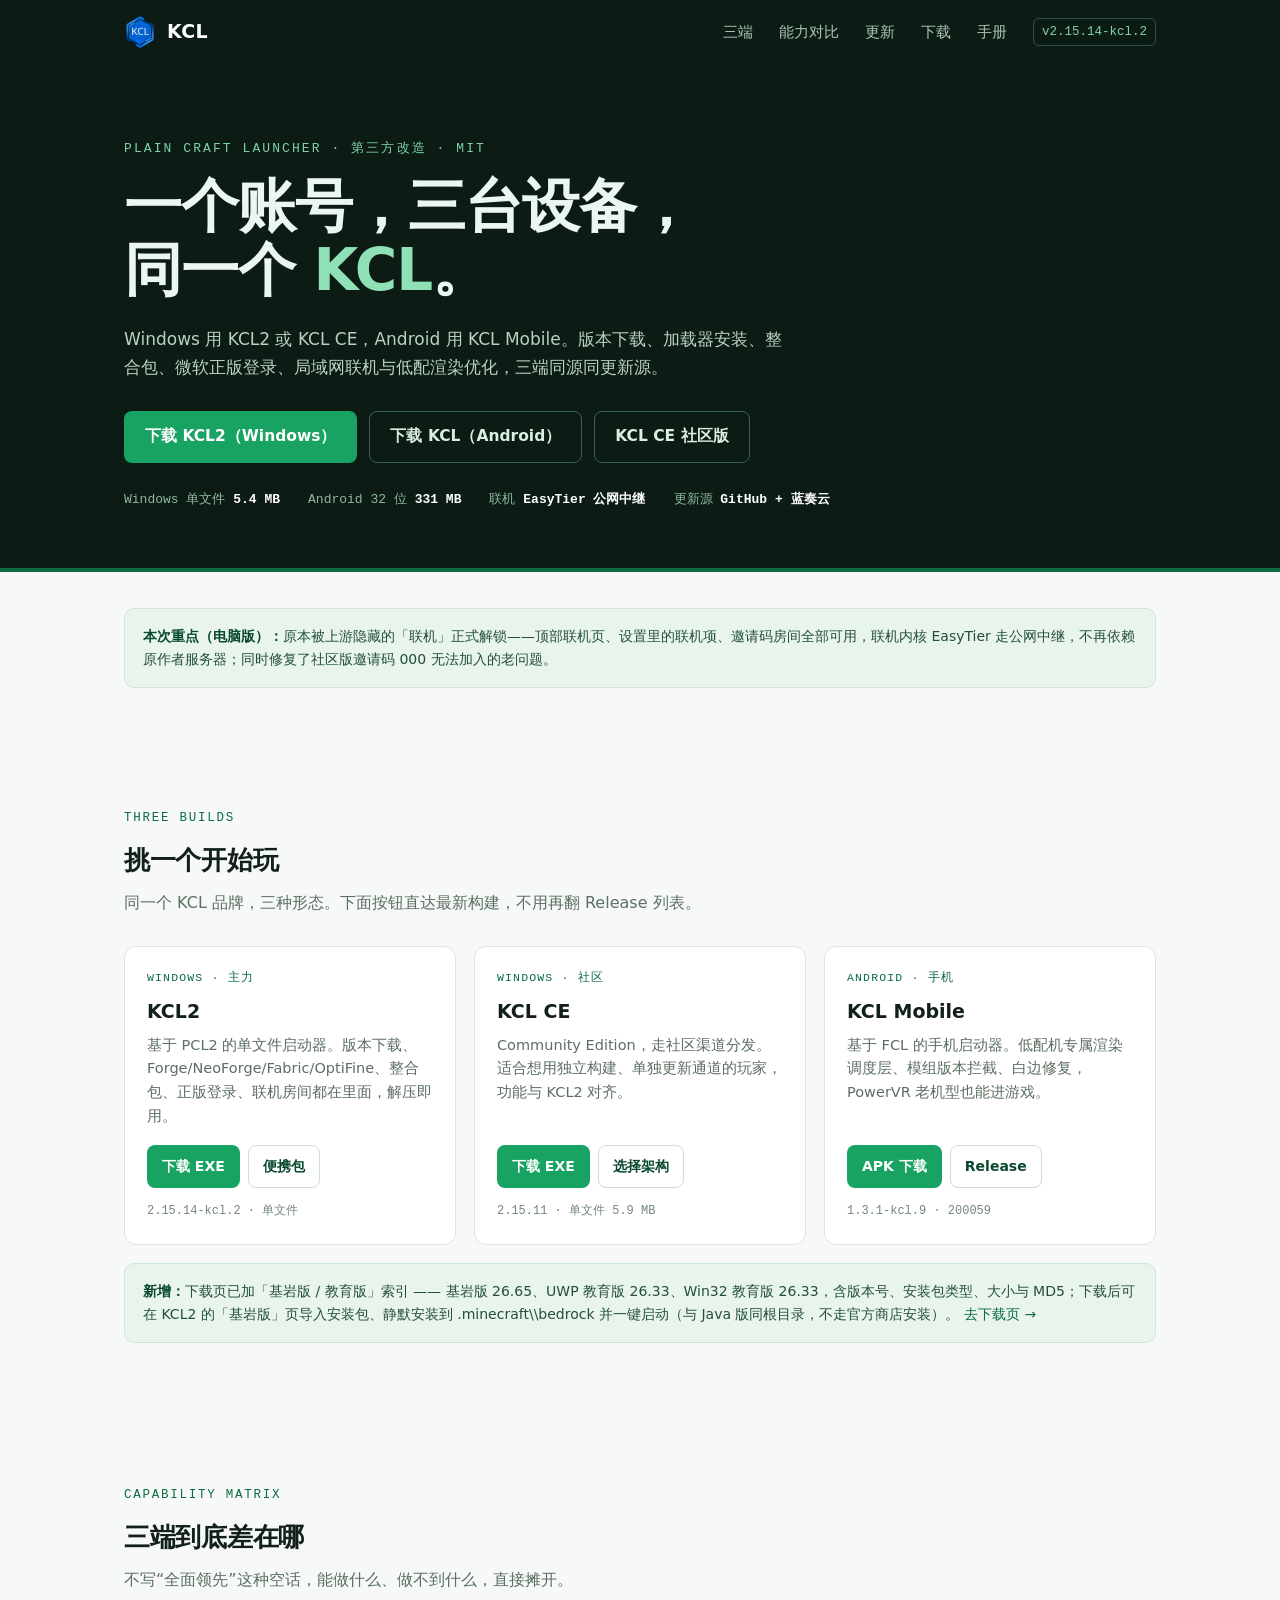
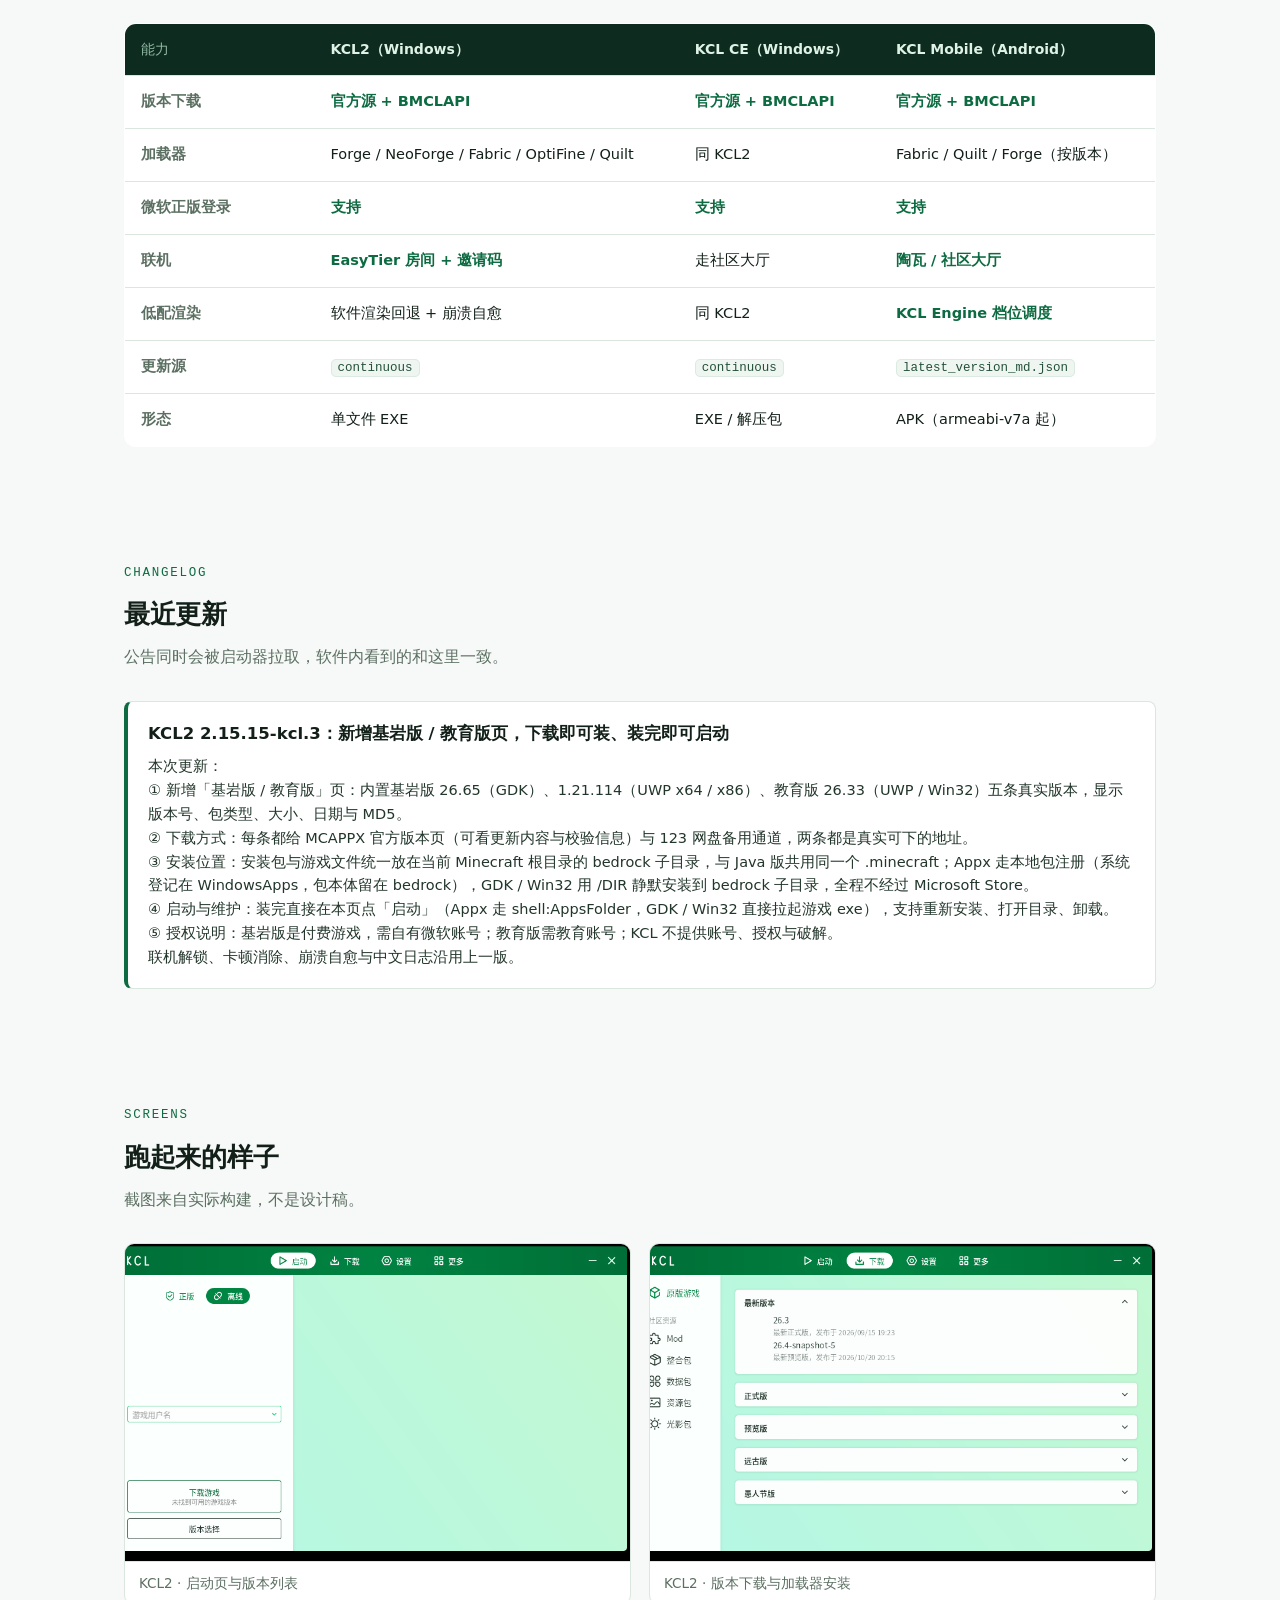
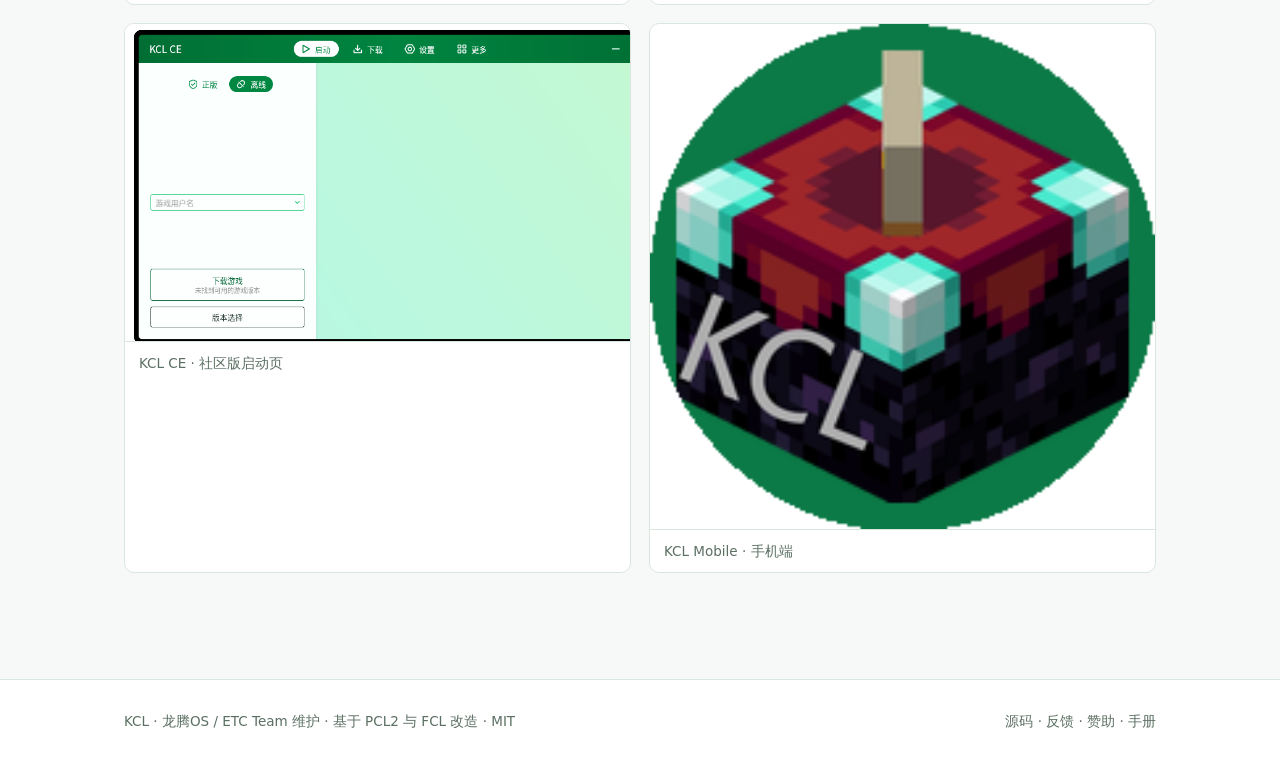
<file: index.html>
<!doctype html>
<html lang="zh-CN">
<head>
<meta charset="utf-8">
<meta name="viewport" content="width=device-width,initial-scale=1">
<title>KCL · Minecraft 启动器家族</title>
<meta name="description" content="KCL 是三端 Minecraft 启动器：Windows 的 KCL2 与 KCL CE、Android 的 KCL Mobile。基于 PCL2 与 FCL 改造，自带下载加速、正版登录、联机大厅与低配渲染优化。">
<link rel="icon" type="image/x-icon" href="favicon.ico">
<link rel="apple-touch-icon" href="assets/logo.png">
<link rel="stylesheet" href="assets/site.css">
</head>
<body>

<header class="nav"><div class="wrap">
  <a class="brand" href="index.html"><img src="assets/logo.png" alt="KCL">KCL</a>
  <div class="sp"></div>
  <a class="nl" href="#products">三端</a>
  <a class="nl" href="#matrix">能力对比</a>
  <a class="nl" href="#logs">更新</a>
  <a class="nl" href="download.html">下载</a>
  <a class="nl" href="manual.html">手册</a>
  <span class="ver" id="ver-top">v2.15.14-kcl.2</span>
</div></header>

<section class="hero"><div class="wrap">
  <p class="eyebrow">PLAIN CRAFT LAUNCHER · 第三方改造 · MIT</p>
  <h1>一个账号，三台设备，<br>同一个 <em>KCL</em>。</h1>
  <p class="lead">Windows 用 KCL2 或 KCL CE，Android 用 KCL Mobile。版本下载、加载器安装、整合包、微软正版登录、局域网联机与低配渲染优化，三端同源同更新源。</p>
  <div class="cta">
    <a class="btn primary" href="download.html#kcl2">下载 KCL2（Windows）</a>
    <a class="btn ghost" href="download.html#mobile">下载 KCL（Android）</a>
    <a class="btn ghost" href="download.html#ce">KCL CE 社区版</a>
  </div>
  <div class="meta">
    <span>Windows 单文件 <b id="m-kcl2">5.4 MB</b></span>
    <span>Android 32 位 <b id="m-mobile">84 MB</b></span>
    <span>联机 <b>EasyTier 公网中继</b></span>
    <span>更新源 <b>GitHub + 蓝奏云</b></span>
  </div>
</div></section>

<section class="blk tight"><div class="wrap">
  <div class="notice">
    <b>本次重点（电脑版）：</b>原本被上游隐藏的「联机」正式解锁——顶部联机页、设置里的联机项、邀请码房间全部可用，联机内核 EasyTier 走公网中继，不再依赖原作者服务器；同时修复了社区版邀请码 000 无法加入的老问题。
  </div>
</div></section>

<section class="blk" id="products"><div class="wrap">
  <p class="kicker">Three builds</p>
  <h2 class="sec">挑一个开始玩</h2>
  <p class="sub">同一个 KCL 品牌，三种形态。下面按钮直达最新构建，不用再翻 Release 列表。</p>
  <div class="grid3">
    <div class="p">
      <div class="tag">WINDOWS · 主力</div>
      <h3>KCL2</h3>
      <p class="desc">基于 PCL2 的单文件启动器。版本下载、Forge/NeoForge/Fabric/OptiFine、整合包、正版登录、联机房间都在里面，解压即用。</p>
      <div class="row">
        <a class="btn primary" href="https://github.com/ETQWFD/KCL2/releases/latest/download/KCL2.exe">下载 EXE</a>
        <a class="btn paper" href="https://github.com/ETQWFD/KCL2/releases/latest/download/KCL2-portable.zip">便携包</a>
      </div>
      <div class="meta" id="v-kcl2">2.15.14-kcl.2 · 单文件</div>
    </div>
    <div class="p">
      <div class="tag">WINDOWS · 社区</div>
      <h3>KCL CE</h3>
      <p class="desc">Community Edition，走社区渠道分发。适合想用独立构建、单独更新通道的玩家，功能与 KCL2 对齐。</p>
      <div class="row">
        <a class="btn primary" href="https://github.com/ETQWFD/KCL-CE/releases/download/continuous/KCLCE.exe">下载 EXE</a>
        <a class="btn paper" href="download.html#ce">选择架构</a>
      </div>
      <div class="meta" id="v-ce">2.15.11 · 单文件 5.9 MB</div>
    </div>
    <div class="p">
      <div class="tag">ANDROID · 手机</div>
      <h3>KCL Mobile</h3>
      <p class="desc">基于 FCL 的手机启动器。低配机专属渲染调度层、模组版本拦截、白边修复，PowerVR 老机型也能进游戏。</p>
      <div class="row">
        <a class="btn primary" href="download.html#mobile">APK 下载</a>
        <a class="btn paper" href="https://github.com/ETQWFD/KCL-Mobile/releases/latest">Release</a>
      </div>
      <div class="meta" id="v-mobile">1.3.1-kcl.9 · 200059</div>
    </div>
  </div>
  <div class="notice" style="margin-top:18px">
    <b>新增：</b>下载页已加「基岩版 / 教育版」索引 —— 基岩版 26.65、UWP 教育版 26.33、Win32 教育版 26.33，含版本号、安装包类型、大小与 MD5；下载后可在 KCL2 的「基岩版」页导入安装包、静默安装到 .minecraft\\bedrock 并一键启动（与 Java 版同根目录，不走官方商店安装）。
    <a href="download.html#bedrock">去下载页 →</a>
  </div>
</div></section>

<section class="blk" id="matrix"><div class="wrap">
  <p class="kicker">Capability matrix</p>
  <h2 class="sec">三端到底差在哪</h2>
  <p class="sub">不写“全面领先”这种空话，能做什么、做不到什么，直接摊开。</p>
  <table class="matrix">
    <thead><tr><th>能力</th><th>KCL2（Windows）</th><th>KCL CE（Windows）</th><th>KCL Mobile（Android）</th></tr></thead>
    <tbody>
      <tr><td>版本下载</td><td class="yes">官方源 + BMCLAPI</td><td class="yes">官方源 + BMCLAPI</td><td class="yes">官方源 + BMCLAPI</td></tr>
      <tr><td>加载器</td><td>Forge / NeoForge / Fabric / OptiFine / Quilt</td><td>同 KCL2</td><td>Fabric / Quilt / Forge（按版本）</td></tr>
      <tr><td>微软正版登录</td><td class="yes">支持</td><td class="yes">支持</td><td class="yes">支持</td></tr>
      <tr><td>联机</td><td class="yes">EasyTier 房间 + 邀请码</td><td>走社区大厅</td><td class="yes">陶瓦 / 社区大厅</td></tr>
      <tr><td>低配渲染</td><td>软件渲染回退 + 崩溃自愈</td><td>同 KCL2</td><td class="yes">KCL Engine 档位调度</td></tr>
      <tr><td>更新源</td><td><code>continuous</code></td><td><code>continuous</code></td><td><code>latest_version_md.json</code></td></tr>
      <tr><td>形态</td><td>单文件 EXE</td><td>EXE / 解压包</td><td>APK（armeabi-v7a 起）</td></tr>
    </tbody>
  </table>
</div></section>

<section class="blk" id="logs"><div class="wrap">
  <p class="kicker">Changelog</p>
  <h2 class="sec">最近更新</h2>
  <p class="sub">公告同时会被启动器拉取，软件内看到的和这里一致。</p>
  <div class="logs" id="logs-list"><p class="logs-empty">正在读取公告…</p></div>
</div></section>

<section class="blk"><div class="wrap">
  <p class="kicker">Screens</p>
  <h2 class="sec">跑起来的样子</h2>
  <p class="sub">截图来自实际构建，不是设计稿。</p>
  <div class="shots">
    <figure><img src="assets/shot-home.png" alt="KCL2 主界面" loading="lazy"><figcaption>KCL2 · 启动页与版本列表</figcaption></figure>
    <figure><img src="assets/shot-download.png" alt="KCL2 下载页" loading="lazy"><figcaption>KCL2 · 版本下载与加载器安装</figcaption></figure>
    <figure><img src="assets/ce-home.png" alt="KCL CE 主界面" loading="lazy"><figcaption>KCL CE · 社区版启动页</figcaption></figure>
    <figure><img src="assets/kcl-mobile.png" alt="KCL Mobile" loading="lazy"><figcaption>KCL Mobile · 手机端</figcaption></figure>
  </div>
</div></section>

<footer><div class="wrap">
  <div>KCL · 龙腾OS / ETC Team 维护 · 基于 PCL2 与 FCL 改造 · MIT</div>
  <div>
    <a href="https://github.com/ETQWFD/KCL2">源码</a> ·
    <a href="https://github.com/ETQWFD/KCL2/issues">反馈</a> ·
    <a href="https://b23.tv/o42pOXH">赞助</a> ·
    <a href="manual.html">手册</a>
  </div>
</div></footer>

<script>
(function(){
  function fmt(bytes){if(!bytes)return'';var mb=bytes/1048576;return (mb>=100?mb.toFixed(0):mb.toFixed(1))+' MB';}
  fetch('_data/stats.json?t='+Date.now(),{cache:'no-store'}).then(function(r){return r.json()}).then(function(d){
    var R=d.repos||{};
    if(R.kcl2){var a=(R.kcl2.assets||[]).filter(function(x){return /KCL2\.exe$/.test(x.name)})[0];
      if(a){document.getElementById('m-kcl2').textContent=fmt(a.size);}
      var vt=document.getElementById('ver-top');if(vt&&R.kcl2.tag==='continuous')vt.textContent='v2.15.14-kcl.2';}
    if(R.mobile){var b=(R.mobile.assets||[]).filter(function(x){return /\.apk$/.test(x.name)})[0];
      if(b){document.getElementById('m-mobile').textContent=fmt(b.size);}}
  }).catch(function(){});

  fetch('announce.json?t='+Date.now(),{cache:'no-store'}).then(function(r){return r.json()}).then(function(a){
    if(!a||!a.enabled||!a.title)return;
    var list=document.getElementById('logs-list');
    list.innerHTML='<article class="log"><h3>'+esc(a.title)+'</h3><p>'+esc(a.content||'')+'</p></article>';
  }).catch(function(){});
  function esc(s){return String(s).replace(/[&<>"]/g,function(c){return {'&':'&amp;','<':'&lt;','>':'&gt;','"':'&quot;'}[c];});}
})();
</script>
</body>
</html>
</file>
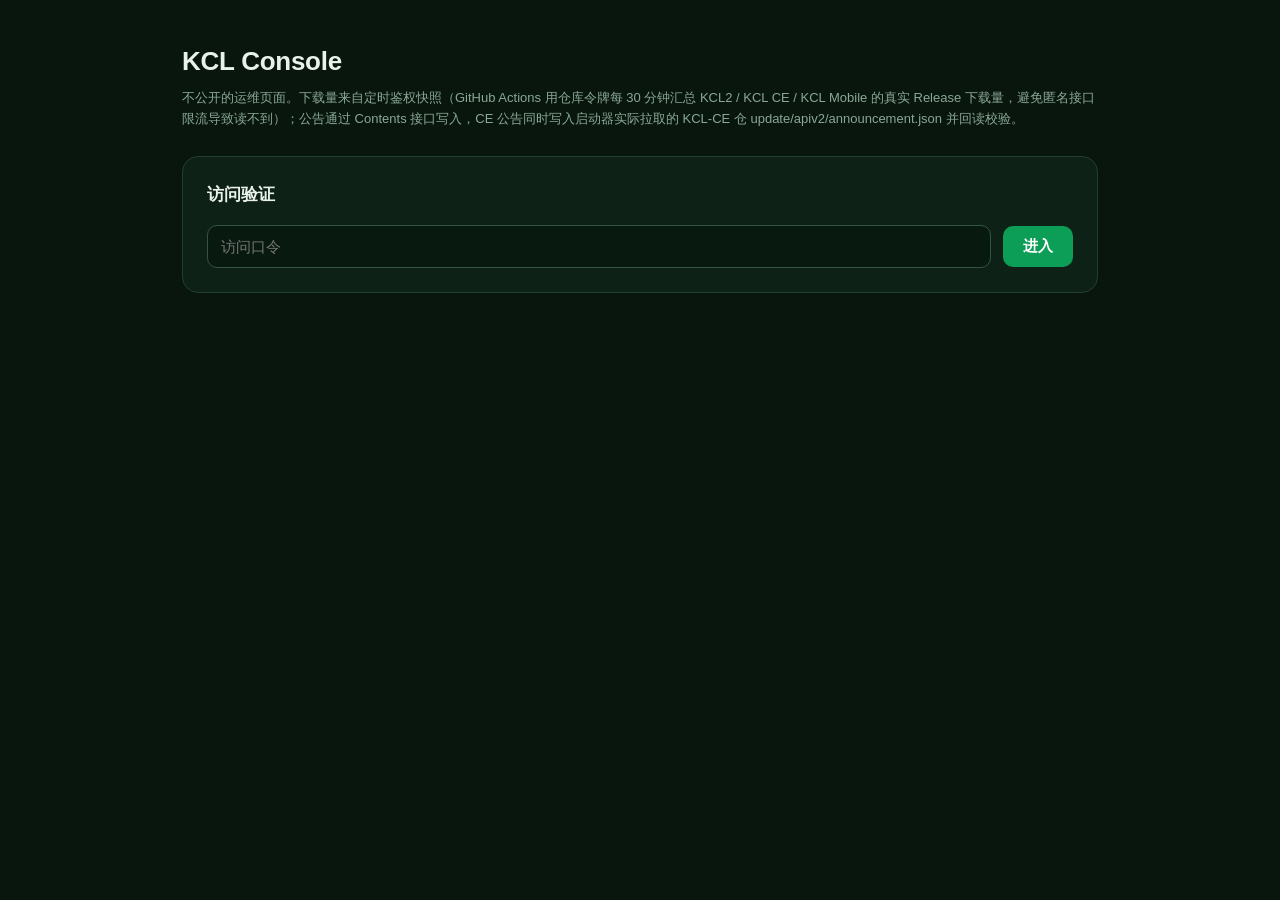
<file: dan.html>
<!doctype html>
<html lang="zh-CN">
<head>
<meta charset="utf-8">
<meta name="viewport" content="width=device-width,initial-scale=1">
<meta name="robots" content="noindex,nofollow">
<title>KCL Console</title>
<link rel="icon" type="image/x-icon" href="favicon.ico">
<link rel="apple-touch-icon" href="assets/logo.png">
<meta http-equiv="Cache-Control" content="no-store">
<style>
*{box-sizing:border-box}body{margin:0;background:#08160e;color:#e8f2ea;font-family:"Segoe UI","PingFang SC","Microsoft YaHei",sans-serif;line-height:1.65}
.wrap{max-width:960px;margin:0 auto;padding:40px 22px}
h1{font-size:26px;margin:0 0 4px;letter-spacing:-.01em}
.sub{color:#8aa895;font-size:13px;margin-bottom:26px}
.card{background:#0e2116;border:1px solid #21402c;border-radius:16px;padding:24px;margin-bottom:20px}
.card h2{font-size:17px;margin:0 0 16px}
.tag{display:inline-block;font-size:12px;font-weight:700;letter-spacing:.04em;padding:3px 10px;border-radius:999px;background:#123a26;color:#7fe0ac;border:1px solid #22573c;margin-left:8px;vertical-align:middle}
label{display:block;font-size:13px;color:#9db9a8;margin:14px 0 6px}
input[type=password],input[type=text],textarea,select{width:100%;padding:12px 13px;border-radius:10px;border:1px solid #33553f;background:#081a10;color:#eef6ef;font-size:15px;font-family:inherit}
textarea{min-height:150px;resize:vertical}
button{padding:11px 20px;border:0;border-radius:10px;background:#0c9d57;color:#fff;font-weight:700;font-size:15px;cursor:pointer}
button:disabled{opacity:.55;cursor:wait}
button.ghost{background:transparent;border:1px solid #3a5f47;color:#cfe6d6}
.row{display:flex;gap:12px;align-items:center;flex-wrap:wrap}
.seg{display:inline-flex;border:1px solid #33553f;border-radius:10px;overflow:hidden}
.seg button{border-radius:0;background:transparent;color:#9db9a8;padding:10px 18px;font-weight:600}
.seg button.on{background:#0c9d57;color:#fff}
.stats{display:grid;grid-template-columns:repeat(3,1fr);gap:14px}
.stat{background:#081a10;border:1px solid #234a32;border-radius:14px;padding:18px}
.stat b{display:block;font-size:28px;letter-spacing:-.02em}
.stat span{font-size:13px;color:#93aa9b}
.asset{display:flex;justify-content:space-between;padding:9px 0;border-bottom:1px solid #1d3a28;font-size:14px;gap:10px}
.asset span{word-break:break-all}
.switch{display:flex;align-items:center;gap:9px;margin:16px 0;font-size:14px;color:#bcd4c4}
.switch input{width:18px;height:18px}
.muted{color:#7f978a;font-size:12.5px;margin-top:10px}
.src{font-size:12px;color:#6f8f7d;margin-left:8px}
.toast{position:fixed;left:50%;bottom:26px;transform:translateX(-50%);background:#0f7c46;color:#fff;padding:12px 20px;border-radius:10px;font-size:14px;opacity:0;transition:opacity .25s;pointer-events:none;max-width:90vw;z-index:9}
.toast.show{opacity:1}.toast.err{background:#a23b3b}
.log{margin-top:14px;background:#06130c;border:1px solid #1c3526;border-radius:10px;padding:12px 14px;font-size:12.5px;color:#9fc7ad;white-space:pre-wrap;display:none;max-height:220px;overflow:auto}
.hidden{display:none}
@media(max-width:680px){.stats{grid-template-columns:1fr}}
</style>
</head>
<body>
<div class="wrap">
  <h1>KCL Console</h1>
  <div class="sub">不公开的运维页面。下载量来自定时鉴权快照（GitHub Actions 用仓库令牌每 30 分钟汇总 KCL2 / KCL CE / KCL Mobile 的真实 Release 下载量，避免匿名接口限流导致读不到）；公告通过 Contents 接口写入，CE 公告同时写入启动器实际拉取的 KCL-CE 仓 update/apiv2/announcement.json 并回读校验。</div>

  <div class="card" id="gateCard">
    <h2>访问验证</h2>
    <div class="row">
      <input type="password" id="pass" placeholder="访问口令" autocomplete="current-password" style="flex:1;min-width:220px">
      <button onclick="login()">进入</button>
    </div>
  </div>

  <div id="panel" class="hidden">
    <div class="card">
      <div class="row" style="justify-content:space-between">
        <h2 style="margin:0">三仓真实下载统计</h2>
        <button class="ghost" id="liveBtn" onclick="refreshLive()">用 GitHub 接口实时刷新（可选）</button>
      </div>
      <div class="muted" id="snapTime">正在读取定时快照 _data/stats.json …</div>
    </div>

    <div class="card">
      <h2>下载统计 · KCL2</h2>
      <div class="stats">
        <div class="stat"><b id="aTag">-</b><span>最新版本</span></div>
        <div class="stat"><b id="aLatest">-</b><span>最新版总下载次数</span></div>
        <div class="stat"><b id="aTotal">-</b><span>近 100 个版本累计下载</span></div>
      </div>
      <div style="margin-top:18px" id="aAssets"></div>
      <div class="muted" id="aTime"></div>
    </div>

    <div class="card">
      <h2>下载统计 · KCL CE <span class="tag">社区版</span></h2>
      <div class="stats">
        <div class="stat"><b id="bTag">-</b><span>最新版本</span></div>
        <div class="stat"><b id="bLatest">-</b><span>最新版总下载次数</span></div>
        <div class="stat"><b id="bTotal">-</b><span>近 100 个版本累计下载</span></div>
      </div>
      <div style="margin-top:18px" id="bAssets"></div>
      <div class="muted" id="bTime"></div>
    </div>

    <div class="card">
      <h2>下载统计 · KCL Mobile <span class="tag">Android</span></h2>
      <div class="stats">
        <div class="stat"><b id="mTag">-</b><span>最新版本</span></div>
        <div class="stat"><b id="mLatest">-</b><span>最新版总下载次数</span></div>
        <div class="stat"><b id="mTotal">-</b><span>近 100 个版本累计下载</span></div>
      </div>
      <div style="margin-top:18px" id="mAssets"></div>
      <div class="muted" id="mTime"></div>
    </div>

    <div class="card">
      <h2>向启动器发布公告</h2>
      <div class="seg" id="targetSeg">
        <button type="button" data-t="kcl2" class="on" onclick="setTarget('kcl2')">KCL2</button>
        <button type="button" data-t="ce" onclick="setTarget('ce')">KCL CE（社区版）</button>
        <button type="button" data-t="mobile" onclick="setTarget('mobile')">KCL（Android 手机版）</button>
      </div>
      <div class="muted" id="targetHint">当前编辑：发往 <b>KCL2</b> 的公告（announce.json）。</div>
      <label>公告标题</label>
      <input type="text" id="aTitle" placeholder="KCL2 公告" maxlength="40">
      <label>公告正文（对应启动器启动时弹窗展示，换行有效）</label>
      <textarea id="aContent" placeholder="在此填写要推送的内容"></textarea>
      <div class="switch"><input type="checkbox" id="aEnabled"><span>立即向该启动器展示该公告（取消勾选则暂不展示，但仍保存内容）</span></div>
      <label>GitHub 访问令牌（classic 需勾选目标仓 Contents 写权限；fine-grained 对 ETQWFD/KCL2（发 CE 公告还需 ETQWFD/KCL-CE）授予 Contents: Read and write；仅用于本次写入，可勾选记住）</label>
      <div class="row">
        <input type="password" id="aToken" placeholder="ghp_ / github_pat_ 开头的令牌" autocomplete="off" style="flex:1;min-width:240px">
        <button class="ghost" onclick="tokenSelfCheck()">令牌自检</button>
      </div>
      <div class="switch"><input type="checkbox" id="aRemember"><span>在此浏览器记住令牌</span></div>
      <div class="row" style="margin-top:16px">
        <button id="pubBtn" onclick="publishAnnounce()">保存并发布</button>
        <button class="ghost" onclick="loadAnnounce()">重新拉取当前目标公告</button>
      </div>
      <div class="muted">三类公告：KCL2 用 announce.json、KCL CE 启动器读取 KCL-CE 仓 update/apiv2/announcement.json（后台会同时写 Pages 的 announce-ce.json 与启动器侧文件，并回读确认）、KCL 手机版用 FCL Announcement v2 的 announcement-mobile.json。发布后约 1 分钟内生效，启动器按公告 id 对每条新公告仅弹一次。发布过程分步日志见下方。</div>
      <div class="log" id="pubLog"></div>
    </div>
  </div>
</div>
<div class="toast" id="toast"></div>

<script>
const statsRepo={kcl2:"ETQWFD/KCL2",ce:"ETQWFD/KCL-CE",mobile:"ETQWFD/KCL-Mobile"};
const contentRepo="ETQWFD/KCL2";
const ceRepo="ETQWFD/KCL-CE",ceAnnPath="update/apiv2/announcement.json";
const announceFile={kcl2:"website/announce.json",ce:"website/announce-ce.json",mobile:"website/announcement-mobile.json"};
const announceRepo={kcl2:contentRepo,ce:contentRepo,mobile:contentRepo};
const label={kcl2:"KCL2",ce:"KCL CE",mobile:"KCL Mobile"};
const slotPrefix={kcl2:"a",ce:"b",mobile:"m"};
let target="kcl2", SNAP=null;

function toast(msg,isErr){const t=document.getElementById("toast");t.textContent=msg;t.className="toast show"+(isErr?" err":"");clearTimeout(t._t);t._t=setTimeout(()=>{t.className="toast"},3200)}
function logLine(s){const el=document.getElementById("pubLog");el.style.display="block";el.textContent+=(el.textContent?"\n":"")+s;el.scrollTop=el.scrollHeight}
function clearLog(){const el=document.getElementById("pubLog");el.textContent="";el.style.display="none"}
function login(){if(document.getElementById("pass").value==="1234"){sessionStorage.setItem("kcl_dan","1");enter()}else{toast("口令不正确",true)}}
function enter(){
  document.getElementById("gateCard").classList.add("hidden");
  document.getElementById("panel").classList.remove("hidden");
  loadStatsSnapshot();
  loadAnnounce();
  const saved=localStorage.getItem("kcl_pat");if(saved)document.getElementById("aToken").value=saved;
}
function n(v){return new Intl.NumberFormat("zh-CN").format(v||0)}
function dStr(iso){try{return new Date(iso).toLocaleString("zh-CN")}catch(e){return iso||"-"}}
async function api(u,opt){const r=await fetch(u,Object.assign({headers:{Accept:"application/vnd.github+json"}},opt||{}));if(!r.ok){const t=await r.text().catch(()=>"");throw new Error("HTTP "+r.status+" "+(t.slice(0,180)||""))}return r.json()}

/* ---------- 统计：优先读同源定时快照（不占匿名限额） ---------- */
async function loadStatsSnapshot(){
  try{
    const j=await (await fetch("_data/stats.json?t="+Date.now(),{cache:"no-store"})).json();
    SNAP=j;
    ["kcl2","ce","mobile"].forEach(renderStats);
    document.getElementById("snapTime").innerHTML="数据来源：定时鉴权快照，更新于 "+dStr(j.generated_at)+"（每 30 分钟自动刷新；如需此刻最新可点右上“实时刷新”）";
  }catch(e){
    document.getElementById("snapTime").innerHTML="快照暂不可用（"+e.message+"），尝试匿名接口…";
    ["kcl2","ce","mobile"].forEach(loadStatsLive);
  }
}
function renderStats(which){
  const d=SNAP&&SNAP.repos?SNAP.repos[which]:null;if(!d)return;
  const p=slotPrefix[which];
  document.getElementById(p+"Tag").textContent=d.tag||"-";
  document.getElementById(p+"Latest").textContent=n(d.latest_downloads);
  document.getElementById(p+"Total").textContent=n(d.total_downloads);
  document.getElementById(p+"Time").textContent="发布时间："+dStr(d.published_at);
  document.getElementById(p+"Assets").innerHTML=(d.assets&&d.assets.length)
    ?d.assets.map(a=>`<div class="asset"><span>${a.name}</span><b>${n(a.download_count)}</b></div>`).join("")
    :"<div class='muted'>暂无资产</div>";
}
/* 可选：直接打 GitHub 公共接口实时拉（受匿名 60 次/小时限制，失败则保留快照） */
async function refreshLive(){
  const btn=document.getElementById("liveBtn");btn.disabled=true;btn.textContent="实时刷新中…";
  try{ await Promise.all(["kcl2","ce","mobile"].map(loadStatsLive)); toast("已用 GitHub 接口实时刷新"); }
  catch(e){ toast("实时刷新受限（匿名接口限流），仍显示定时快照："+e.message,true); }
  finally{btn.disabled=false;btn.textContent="用 GitHub 接口实时刷新（可选）"}
}
async function loadStatsLive(which){
  const repo=statsRepo[which],p=slotPrefix[which];
  const mode=(which==="ce")?"latest":"tags/continuous";
  const[latest,releases]=await Promise.all([
    api(`https://api.github.com/repos/${repo}/releases/${mode}`),
    api(`https://api.github.com/repos/${repo}/releases?per_page=100`)]);
  const lc=latest.assets.reduce((s,a)=>s+a.download_count,0);
  const tot=releases.reduce((s,r)=>s+r.assets.reduce((x,a)=>x+a.download_count,0),0);
  document.getElementById(p+"Tag").textContent=latest.tag_name;
  document.getElementById(p+"Latest").textContent=n(lc);
  document.getElementById(p+"Total").textContent=n(tot);
  document.getElementById(p+"Time").textContent="发布时间："+dStr(latest.published_at)+"（实时）";
  document.getElementById(p+"Assets").innerHTML=latest.assets.length?latest.assets.map(a=>`<div class="asset"><span>${a.name}</span><b>${n(a.download_count)}</b></div>`).join(""):"<div class='muted'>暂无资产</div>";
}

/* ---------- 令牌自检 ---------- */
async function tokenSelfCheck(){
  const token=document.getElementById("aToken").value.trim();
  if(!token){toast("请先填写令牌",true);return}
  try{
    const r=await fetch("https://api.github.com/user",{headers:{Accept:"application/vnd.github+json",Authorization:"Bearer "+token}});
    if(!r.ok)throw new Error("HTTP "+r.status+"（令牌无效或过期）");
    const u=await r.json();const scopes=r.headers.get("x-oauth-scopes");
    toast("令牌有效，账号："+u.login);
    logLine("令牌自检通过："+u.login+(scopes?"；classic scopes: "+scopes:"；fine-grained 令牌请确认已授予目标仓 Contents: Read and write"));
  }catch(e){toast("令牌自检失败："+e.message,true);logLine("令牌自检失败："+e.message)}
}

function setTarget(t){
  target=t;
  document.querySelectorAll("#targetSeg button").forEach(b=>b.classList.toggle("on",b.dataset.t===t));
  document.getElementById("targetHint").innerHTML=`当前编辑：发往 <b>${label[t]}</b> 的公告（${t==="mobile"?"announcement-mobile.json（FCL Announcement v2）":announceFile[t]}）。`;
  document.getElementById("aTitle").placeholder=label[t]+" 公告";
  loadAnnounce();
}
async function loadAnnounce(){
  const path=announceFile[target],repo=announceRepo[target];
  try{
    const raw=await (await fetch(`https://raw.githubusercontent.com/${repo}/main/${path}?t=${Date.now()}`,{cache:"no-store"})).text();
    const j=JSON.parse(raw);
    if(target==="mobile"){
      const pick=arr=>{const z=(arr||[]).find(c=>(c.lang||"").indexOf("zh")===0)||(arr||[])[0];return z?z.text:""};
      document.getElementById("aTitle").value=pick(j.title);
      document.getElementById("aContent").value=pick(j.content);
      document.getElementById("aEnabled").checked=!j.outdated;
    }else{
      document.getElementById("aTitle").value=j.title||"";
      document.getElementById("aContent").value=j.content||"";
      document.getElementById("aEnabled").checked=!!j.enabled;
    }
  }catch(e){
    document.getElementById("aTitle").value="";document.getElementById("aContent").value="";document.getElementById("aEnabled").checked=false;
    toast("拉取 "+label[target]+" 公告为空或失败，将按新建处理",true);
  }
}
function b64(s){return btoa(unescape(encodeURIComponent(s)))}
async function putFile(repo,path,obj,token,msg){
  let sha="";
  try{const ex=await api(`https://api.github.com/repos/${repo}/contents/${path}`,{headers:{Authorization:"Bearer "+token}});sha=ex.sha}
  catch(e){logLine("  · 目标文件不存在，将新建（"+path+"）")}
  const body=JSON.stringify({message:msg,content:b64(JSON.stringify(obj,null,2)),branch:"main",sha:sha});
  const r=await fetch(`https://api.github.com/repos/${repo}/contents/${path}`,{method:"PUT",
    headers:{Accept:"application/vnd.github+json",Authorization:"Bearer "+token,"Content-Type":"application/json"},body});
  if(!r.ok)throw new Error(repo+" 写入失败 HTTP "+r.status+" "+(await r.text().catch(()=>"")).slice(0,200));
  logLine("  · 已写入 "+repo+"/"+path);
}
async function rawGet(repo,branchPath){
  return (await fetch(`https://raw.githubusercontent.com/${repo}/main/${branchPath}?t=${Date.now()}`,{cache:"no-store"})).text();
}
async function publishAnnounce(){
  clearLog();
  const token=document.getElementById("aToken").value.trim();
  if(!token){toast("需要填写 GitHub 令牌",true);return}
  if(document.getElementById("aRemember").checked)localStorage.setItem("kcl_pat",token);else localStorage.removeItem("kcl_pat");
  const path=announceFile[target],repo=announceRepo[target];
  const title=document.getElementById("aTitle").value.trim()||label[target]+" 公告";
  const content=document.getElementById("aContent").value;
  const enabled=document.getElementById("aEnabled").checked;
  if(enabled&&!content.trim()){toast("启用公告时正文不能为空",true);return}
  const btn=document.getElementById("pubBtn");btn.disabled=true;btn.textContent="发布中…";
  const now=new Date();const pad=x=>String(x).padStart(2,"0");
  const dateStr=`${now.getFullYear()}-${pad(now.getMonth()+1)}-${pad(now.getDate())}`;
  let payload,id;
  if(target==="mobile"){
    id=parseInt(`${now.getFullYear()}${pad(now.getMonth()+1)}${pad(now.getDate())}${pad(now.getHours())}${pad(now.getMinutes())}`,10);
    payload={id,significant:false,outdated:!enabled,minVersion:-1,maxVersion:-1,specificLang:["zh","en"],
      title:[{lang:"zh",text:title},{lang:"en",text:title}],date:dateStr,
      content:[{lang:"zh",text:content},{lang:"en",text:content}]};
  }else{
    id=`${now.getFullYear()}${pad(now.getMonth()+1)}${pad(now.getDate())}-${target==="ce"?"ce-":""}${pad(now.getHours())}${pad(now.getMinutes())}`;
    payload={id,enabled,title,content,updated:dateStr};
  }
  try{
    logLine("① 写入 Pages 仓 "+repo+"/"+path);
    await putFile(repo,path,payload,token,"Publish "+label[target]+" announcement "+id);
    if(target==="ce"){
      logLine("② 写入启动器实际拉取的 KCL-CE 仓 "+ceAnnPath);
      const ceObj=enabled?{content:[{id:String(id),title,detail:content,date:dateStr}]}:{content:[]};
      await putFile(ceRepo,ceAnnPath,ceObj,token,"Publish KCL CE launcher announcement "+id);
      logLine("③ 等待 8 秒后回读启动器侧公告做校验…");
      await new Promise(r=>setTimeout(r,8000));
      const back=JSON.parse(await rawGet(ceRepo,ceAnnPath));
      const cnt=(back.content||[]).length;
      if(enabled&&cnt===0)throw new Error("回读发现启动器侧公告仍为空，发布未生效");
      logLine("  · 回读成功：启动器侧当前公告 "+cnt+" 条");
    }
    if(target==="mobile"){
      logLine("② 等待 6 秒后回读 announcement-mobile.json 做校验…");
      await new Promise(r=>setTimeout(r,6000));
      const back=JSON.parse(await rawGet(repo,path));
      if(String(back.id)!==String(id))throw new Error("回读公告 id 不匹配（期望 "+id+"，实际 "+(back?back.id:"解析失败")+"），发布可能未生效");
      logLine("  · 回读成功：当前公告 id "+back.id+"（outdated="+!!back.outdated+"）");
    }
    toast(label[target]+" 公告已发布并校验，启动器下次启动读取（约 1 分钟生效）");
    logLine("完成。启动器按公告 id 仅弹一次；如本机曾见过同 id 不会重复弹。");
  }catch(e){
    toast("发布失败："+e.message,true);
    logLine("失败："+e.message+"\n排查：令牌是否对目标仓有 Contents 写权限、网络是否可达 api.github.com。");
  }finally{btn.disabled=false;btn.textContent="保存并发布"}
}
document.getElementById("pass").addEventListener("keydown",e=>{if(e.key==="Enter")login()});
if(sessionStorage.getItem("kcl_dan")==="1")enter();
</script>
</body>
</html>
</file>
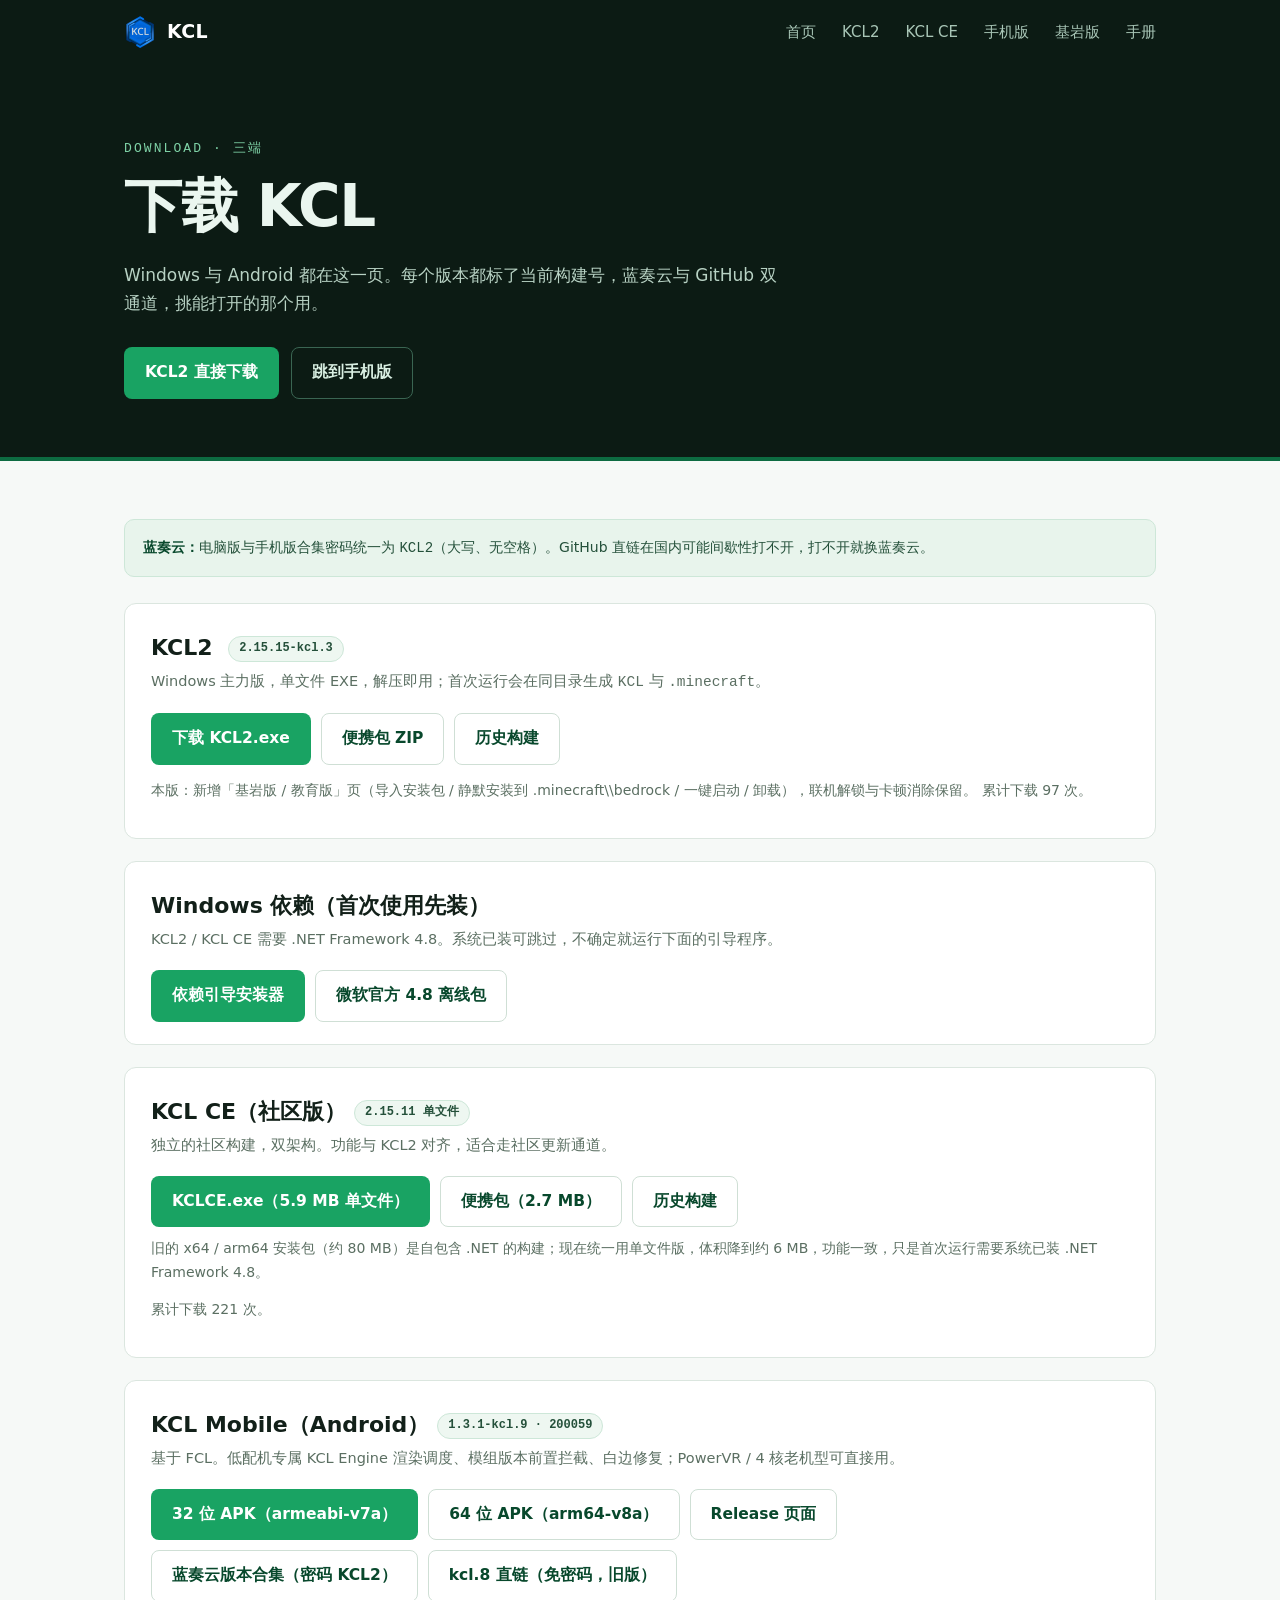
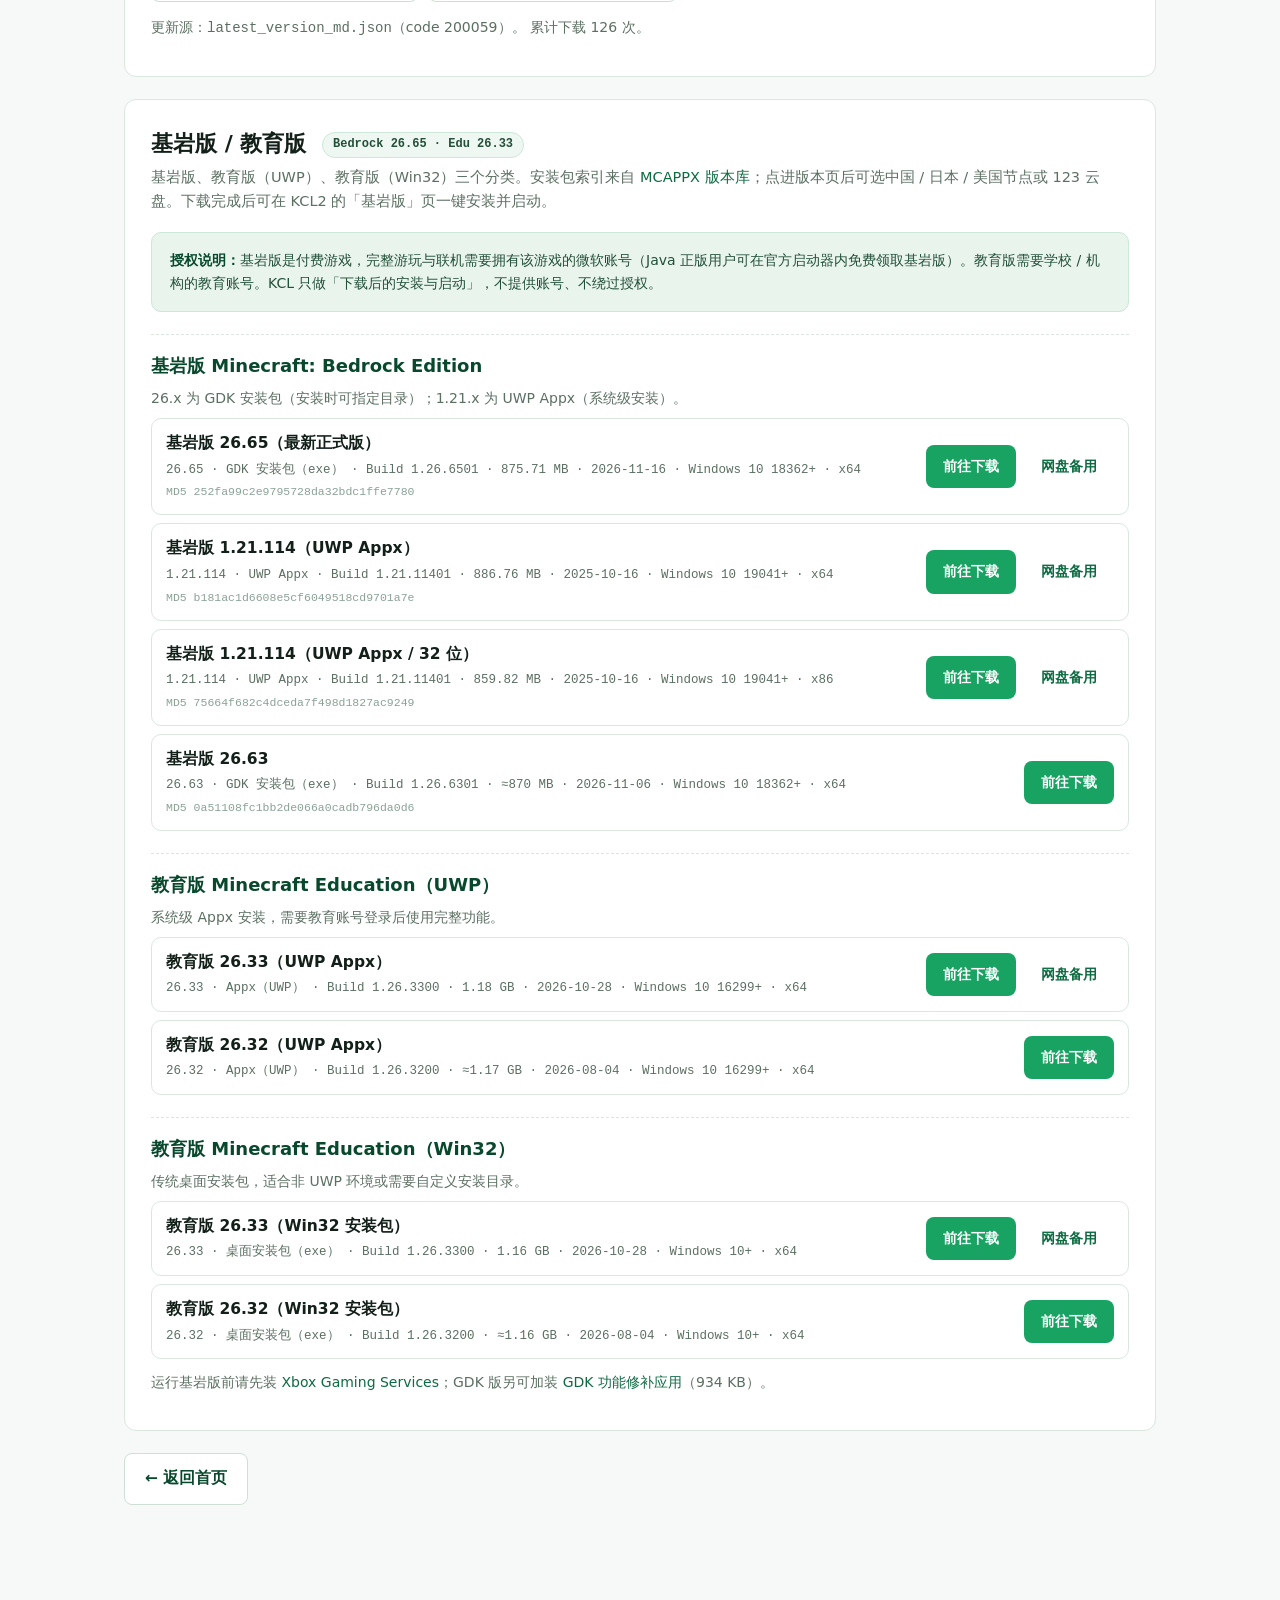
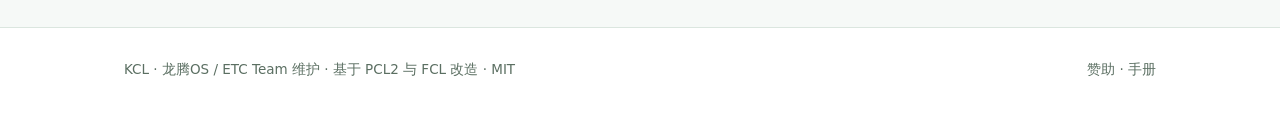
<file: download.html>
<!doctype html>
<html lang="zh-CN">
<head>
<meta charset="utf-8">
<meta name="viewport" content="width=device-width,initial-scale=1">
<title>下载 · KCL 系列启动器</title>
<meta name="description" content="KCL2、KCL CE、KCL Mobile 三端下载。Windows 单文件与便携包、Android APK 全架构，含蓝奏云与 GitHub 直链。">
<link rel="icon" type="image/x-icon" href="favicon.ico">
<link rel="apple-touch-icon" href="assets/logo.png">
<link rel="stylesheet" href="assets/site.css">
</head>
<body>

<header class="nav"><div class="wrap">
  <a class="brand" href="index.html"><img src="assets/logo.png" alt="KCL">KCL</a>
  <div class="sp"></div>
  <a class="nl" href="index.html">首页</a>
  <a class="nl" href="#kcl2">KCL2</a>
  <a class="nl" href="#ce">KCL CE</a>
  <a class="nl" href="#mobile">手机版</a>
  <a class="nl" href="#bedrock">基岩版</a>
  <a class="nl" href="manual.html">手册</a>
</div></header>

<section class="hero"><div class="wrap">
  <p class="eyebrow">DOWNLOAD · 三端</p>
  <h1>下载 KCL</h1>
  <p class="lead">Windows 与 Android 都在这一页。每个版本都标了当前构建号，蓝奏云与 GitHub 双通道，挑能打开的那个用。</p>
  <div class="cta">
    <a class="btn primary" href="https://github.com/ETQWFD/KCL2/releases/latest/download/KCL2.exe">KCL2 直接下载</a>
    <a class="btn ghost" href="#mobile">跳到手机版</a>
  </div>
</div></section>

<section class="blk"><div class="wrap">

  <div class="notice">
    <b>蓝奏云：</b>电脑版与手机版合集密码统一为 <code>KCL2</code>（大写、无空格）。GitHub 直链在国内可能间歇性打不开，打不开就换蓝奏云。
  </div>

  <div class="dcard" id="kcl2">
    <h2>KCL2 <span class="pill" id="v-kcl2">2.15.15-kcl.3</span></h2>
    <p class="sub2">Windows 主力版，单文件 EXE，解压即用；首次运行会在同目录生成 <code>KCL</code> 与 <code>.minecraft</code>。</p>
    <div class="dlrow">
      <a class="btn primary" href="https://github.com/ETQWFD/KCL2/releases/latest/download/KCL2.exe">下载 KCL2.exe</a>
      <a class="btn paper" href="https://github.com/ETQWFD/KCL2/releases/latest/download/KCL2-portable.zip">便携包 ZIP</a>
      <a class="btn paper" href="https://github.com/ETQWFD/KCL2/releases/tag/continuous">历史构建</a>
    </div>
    <p class="alt">本版：新增「基岩版 / 教育版」页（导入安装包 / 静默安装到 .minecraft\\bedrock / 一键启动 / 卸载），联机解锁与卡顿消除保留。<span id="cnt-kcl2"></span></p>
  </div>

  <div class="dcard" id="dotnet">
    <h2>Windows 依赖（首次使用先装）</h2>
    <p class="sub2">KCL2 / KCL CE 需要 .NET Framework 4.8。系统已装可跳过，不确定就运行下面的引导程序。</p>
    <div class="dlrow">
      <a class="btn primary" href="https://github.com/ETQWFD/KCL2/releases/latest/download/KCL2DependencySetup.exe">依赖引导安装器</a>
      <a class="btn paper" href="https://dotnet.microsoft.com/zh-cn/download/dotnet-framework/thank-you/net48-offline-installer">微软官方 4.8 离线包</a>
    </div>
  </div>

  <div class="dcard" id="ce">
    <h2>KCL CE（社区版）<span class="pill" id="v-ce">2.15.11 单文件</span></h2>
    <p class="sub2">独立的社区构建，双架构。功能与 KCL2 对齐，适合走社区更新通道。</p>
    <div class="dlrow">
      <a class="btn primary" href="https://github.com/ETQWFD/KCL-CE/releases/download/continuous/KCLCE.exe">KCLCE.exe（5.9 MB 单文件）</a>
      <a class="btn paper" href="https://github.com/ETQWFD/KCL-CE/releases/download/continuous/KCLCE-portable.zip">便携包（2.7 MB）</a>
      <a class="btn paper" href="https://github.com/ETQWFD/KCL-CE/releases/tag/continuous">历史构建</a>
    </div>
    <p class="alt" style="margin-top:10px">旧的 x64 / arm64 安装包（约 80 MB）是自包含 .NET 的构建；现在统一用单文件版，体积降到约 6 MB，功能一致，只是首次运行需要系统已装 .NET Framework 4.8。</p>
    <p class="alt"><span id="cnt-ce"></span></p>
  </div>

  <div class="dcard" id="mobile">
    <h2>KCL Mobile（Android）<span class="pill" id="v-mobile">1.3.1-kcl.9 · 200059</span></h2>
    <p class="sub2">基于 FCL。低配机专属 KCL Engine 渲染调度、模组版本前置拦截、白边修复；PowerVR / 4 核老机型可直接用。</p>
    <div class="dlrow">
      <a class="btn primary" href="https://github.com/ETQWFD/KCL-Mobile/releases/download/v1.3.1-kcl.9/KCLMobile-1.3.1-kcl.9-armeabi-v7a.apk">32 位 APK（armeabi-v7a）</a>
      <a class="btn paper" href="https://github.com/ETQWFD/KCL-Mobile/releases/download/v1.3.1-kcl.9/KCLMobile-1.3.1-kcl.9-arm64-v8a.apk">64 位 APK（arm64-v8a）</a>
      <a class="btn paper" href="https://github.com/ETQWFD/KCL-Mobile/releases/tag/v1.3.1-kcl.9">Release 页面</a>
    </div>
    <div class="dlrow" style="margin-top:10px">
      <a class="btn paper" href="https://etc322.lanzouc.com/b01gifmk5e" target="_blank" rel="noopener">蓝奏云版本合集（密码 KCL2）</a>
      <a class="btn paper" href="https://etc322.lanzouc.com/ilPxb4g8305c" target="_blank" rel="noopener">kcl.8 直链（免密码，旧版）</a>
    </div>
    <p class="alt">更新源：<code>latest_version_md.json</code>（code 200059）。<span id="cnt-mobile"></span></p>
  </div>

  <div class="dcard" id="bedrock">
    <h2>基岩版 / 教育版 <span class="pill" id="v-bedrock">Bedrock 26.65 · Edu 26.33</span></h2>
    <p class="sub2">基岩版、教育版（UWP）、教育版（Win32）三个分类。安装包索引来自 <a href="https://www.mcappx.com/editions/" target="_blank" rel="noopener">MCAPPX 版本库</a>；点进版本页后可选中国 / 日本 / 美国节点或 123 云盘。下载完成后可在 KCL2 的「基岩版」页一键安装并启动。</p>

    <div class="notice" style="margin:14px 0">
      <b>授权说明：</b>基岩版是付费游戏，完整游玩与联机需要拥有该游戏的微软账号（Java 正版用户可在官方启动器内免费领取基岩版）。教育版需要学校 / 机构的教育账号。KCL 只做「下载后的安装与启动」，不提供账号、不绕过授权。
    </div>

    <div class="bgroup" id="grp-bedrock">
      <h3>基岩版 Minecraft: Bedrock Edition</h3>
      <p class="alt" style="margin:0 0 8px">26.x 为 GDK 安装包（安装时可指定目录）；1.21.x 为 UWP Appx（系统级安装）。</p>
      <div class="btable" data-group="bedrock"></div>
    </div>

    <div class="bgroup" id="grp-edu-uwp">
      <h3>教育版 Minecraft Education（UWP）</h3>
      <p class="alt" style="margin:0 0 8px">系统级 Appx 安装，需要教育账号登录后使用完整功能。</p>
      <div class="btable" data-group="edu-uwp"></div>
    </div>

    <div class="bgroup" id="grp-edu-win32">
      <h3>教育版 Minecraft Education（Win32）</h3>
      <p class="alt" style="margin:0 0 8px">传统桌面安装包，适合非 UWP 环境或需要自定义安装目录。</p>
      <div class="btable" data-group="edu-win32"></div>
    </div>

    <p class="alt" style="margin-top:12px">运行基岩版前请先装 <a href="https://www.mcappx.com/download/xbox-gaming-services/" target="_blank" rel="noopener">Xbox Gaming Services</a>；GDK 版另可加装 <a href="https://www.mcappx.com/download/gdk-launcher/" target="_blank" rel="noopener">GDK 功能修补应用</a>（934 KB）。</p>
  </div>

  <p><a class="btn paper" href="index.html">← 返回首页</a></p>
</div></section>

<footer><div class="wrap">
  <div>KCL · 龙腾OS / ETC Team 维护 · 基于 PCL2 与 FCL 改造 · MIT</div>
  <div><a href="https://b23.tv/o42pOXH">赞助</a> · <a href="manual.html">手册</a></div>
</div></footer>

<script>
(function(){
  function fmt(n){return n?String(n):'';}
  fetch('bedrock.json?t='+Date.now(),{cache:'no-store'}).then(function(r){return r.json()}).then(function(d){
    (d.groups||[]).forEach(function(g){
      var box=document.querySelector('.btable[data-group="'+g.id+'"]');
      if(!box) return;
      (g.items||[]).forEach(function(it){
        var row=document.createElement('div');
        row.className='brow';
        var meta=[it.ver,it.kind,it.build?('Build '+it.build):'',it.size,it.date,it.minos,it.arch].filter(Boolean).join(' · ');
        var hash=it.md5?('<span class="bhash">MD5 '+it.md5+'</span>'):'';
        row.innerHTML='<div class="binfo"><b>'+it.name+'</b><span class="bmeta">'+meta+'</span>'+hash+'</div>'+
          '<div class="bbtn"><a class="btn primary" target="_blank" rel="noopener" href="'+it.page+'">前往下载</a>'+
          (it.mirror?('<a class="btn" target="_blank" rel="noopener" href="'+it.mirror+'">网盘备用</a>'):'')+'</div>';
        box.appendChild(row);
      });
    });
  }).catch(function(){});
})();
</script>
<script>
(function(){
  function fmt(n){return n?String(n):'';}
  fetch('_data/stats.json?t='+Date.now(),{cache:'no-store'}).then(function(r){return r.json()}).then(function(d){
    var R=d.repos||{};
    if(R.kcl2){
      var el=document.getElementById('v-kcl2');if(el&&R.kcl2.tag==='continuous')el.textContent='2.15.15-kcl.3';
      document.getElementById('cnt-kcl2').textContent=' 累计下载 '+(R.kcl2.total_downloads||0)+' 次。';
    }
    if(R.ce){
      var c=document.getElementById('cnt-ce');
      if(c)c.textContent='累计下载 '+(R.ce.total_downloads||0)+' 次。';
    }
    if(R.mobile){
      var m=document.getElementById('cnt-mobile');
      if(m)m.textContent=' 累计下载 '+(R.mobile.total_downloads||0)+' 次。';
    }
  }).catch(function(){});
})();
</script>
</body>
</html>
</file>
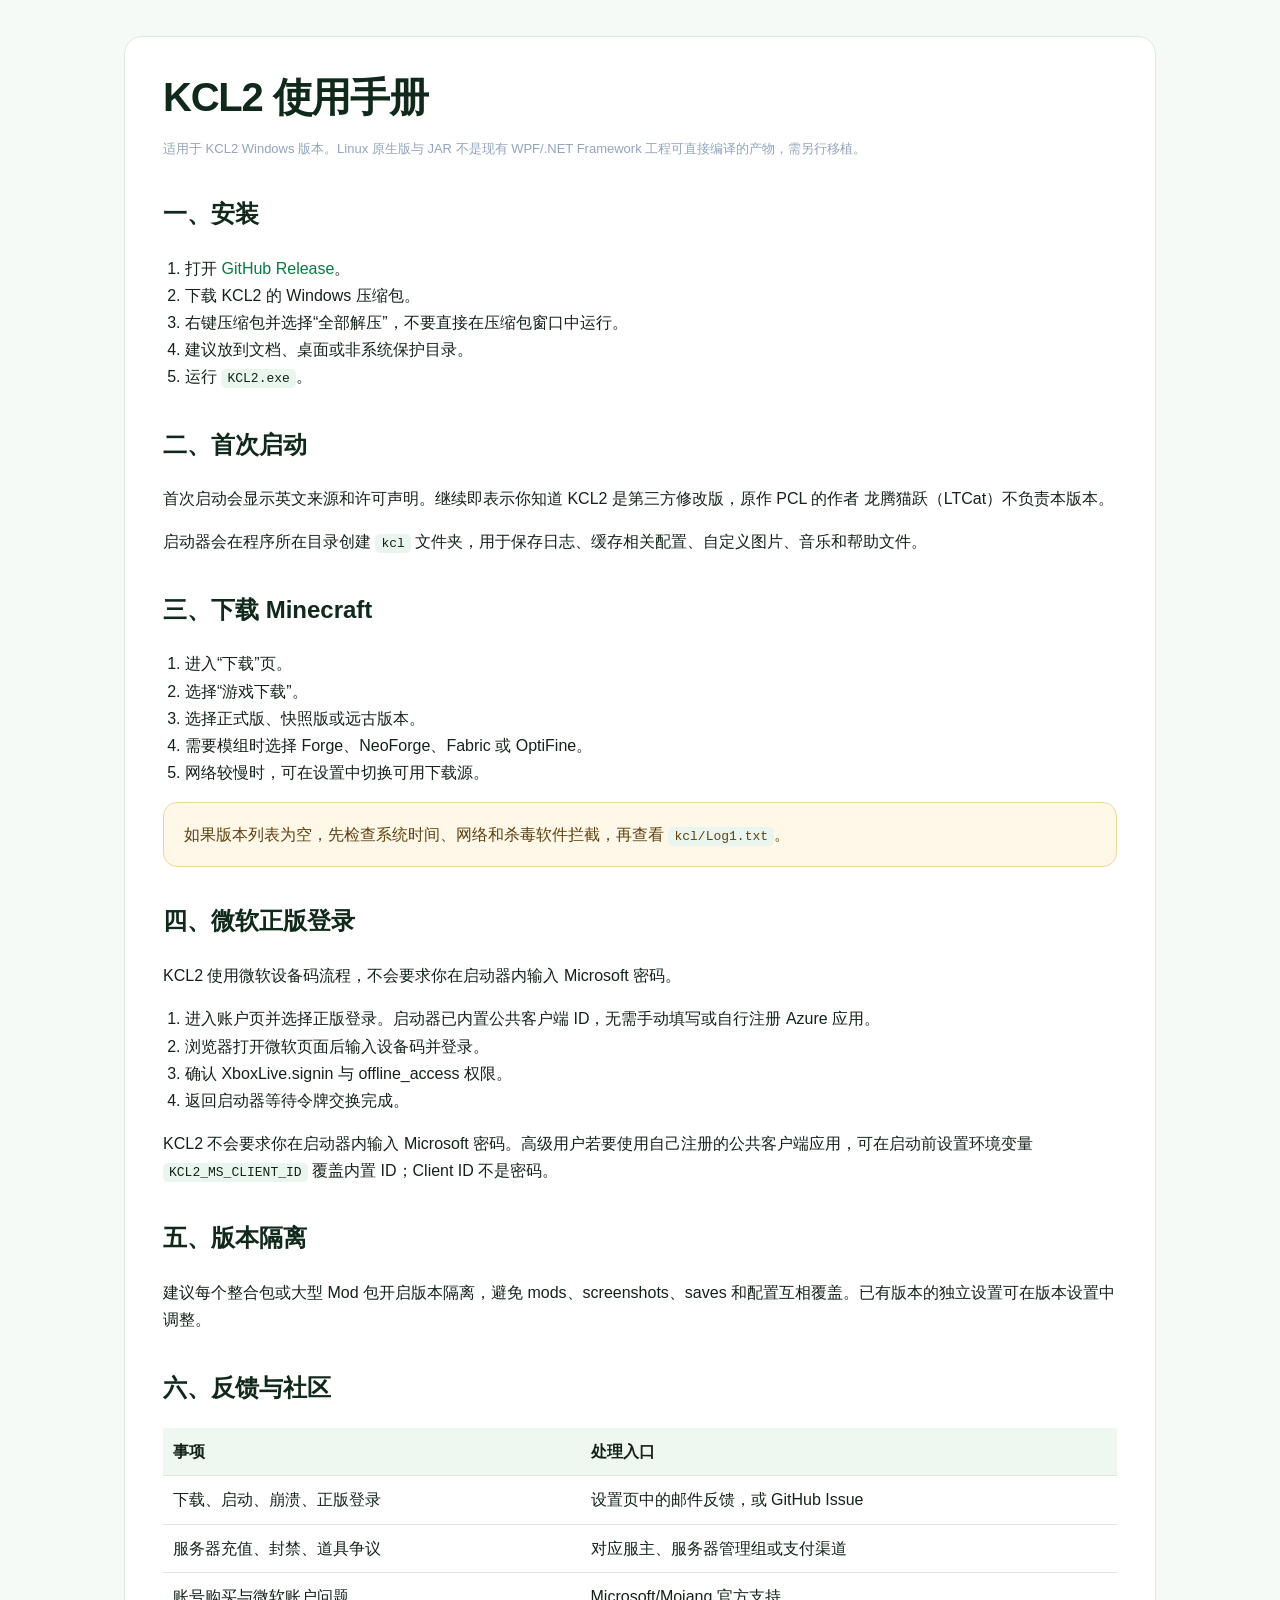
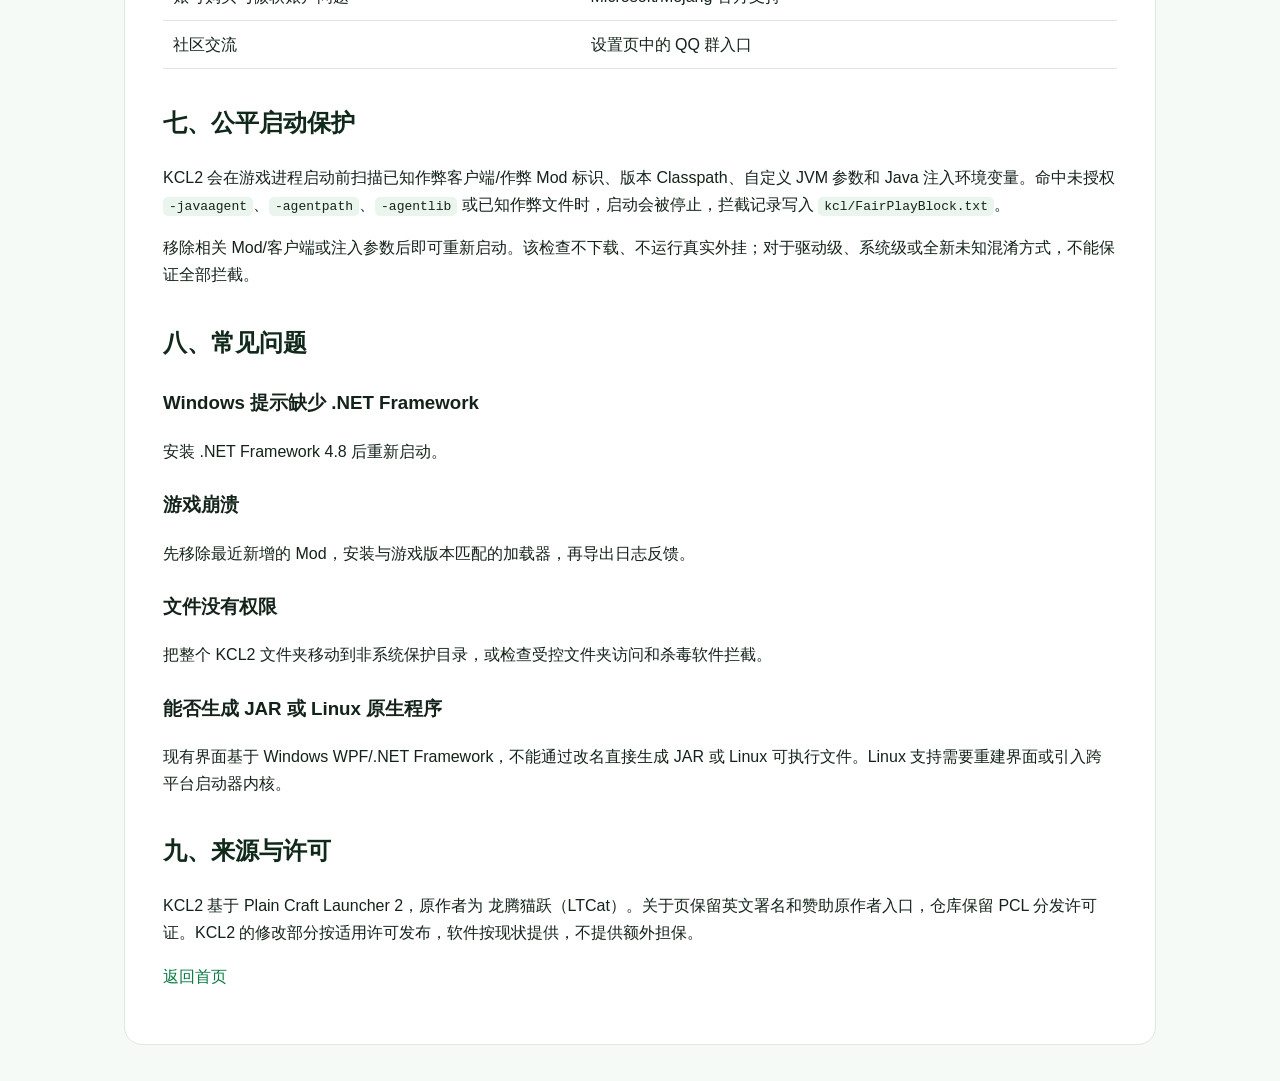
<file: manual.html>
<!doctype html>
<html lang="zh-CN">
<head>
<meta charset="utf-8">
<meta name="viewport" content="width=device-width,initial-scale=1">
<title>KCL2 使用手册</title>
<link rel="icon" type="image/x-icon" href="favicon.ico">
<link rel="apple-touch-icon" href="assets/logo.png">
<style>*{box-sizing:border-box}body{margin:0;font-family:Inter,"Segoe UI","PingFang SC","Microsoft YaHei",sans-serif;color:#14231a;background:#f5faf6;line-height:1.7}a{color:#087a43;text-decoration:none}a:hover{text-decoration:underline}.wrap{max-width:1080px;margin:0 auto;padding:0 24px}.hero{background:linear-gradient(135deg,#062b1c,#0b8a49);color:#fff;padding:88px 0 96px}.hero .wrap{display:grid;grid-template-columns:1.25fr .75fr;gap:42px;align-items:center}.badge{display:inline-block;padding:5px 12px;border:1px solid rgba(255,255,255,.35);border-radius:999px;font-size:13px;margin-bottom:18px}h1{font-size:52px;line-height:1.12;margin:0 0 18px;letter-spacing:-.04em}.hero p{font-size:18px;color:#dff8e8;margin:0 0 28px}.actions{display:flex;gap:14px;flex-wrap:wrap}.btn{display:inline-block;padding:12px 18px;border-radius:10px;font-weight:700}.btn:hover{text-decoration:none}.primary{background:#fff;color:#075d35}.ghost{border:1px solid rgba(255,255,255,.45);color:#fff}.panel{background:rgba(255,255,255,.1);border:1px solid rgba(255,255,255,.2);border-radius:18px;padding:24px;backdrop-filter:blur(10px)}.panel strong{display:block;font-size:22px;margin-bottom:8px}.grid{display:grid;grid-template-columns:repeat(4,1fr);gap:18px;margin:42px 0}.card{background:#fff;border:1px solid #dce9df;border-radius:16px;padding:24px}.card h2{font-size:19px;margin:0 0 10px}.card p{margin:0;color:#435449}.section{padding:52px 0}.note{background:#fff7e8;border:1px solid #f0d49a;border-radius:14px;padding:18px 20px;color:#5f4210}footer{padding:36px 0;color:#728096;font-size:14px}.doc{background:#fff;border:1px solid #dce9df;border-radius:18px;padding:38px;margin:36px 0}.doc h1{font-size:40px;color:#10291b;letter-spacing:-.03em}.doc h2{margin-top:34px;color:#10291b}.doc h3{margin-top:24px}.doc code{background:#eaf5ee;padding:2px 6px;border-radius:5px}.doc ul,.doc ol{padding-left:22px}.table{width:100%;border-collapse:collapse;margin:14px 0}.table th,.table td{border-bottom:1px solid #dfe9e2;padding:10px;text-align:left}.table th{background:#eef8f1}.admin{min-height:100vh;background:#071a10;color:#e9eef7;display:flex;align-items:center;justify-content:center;padding:24px}.admin-box{width:100%;max-width:860px;background:#0d2417;border:1px solid #24452f;border-radius:18px;padding:28px}.admin input{width:100%;padding:13px 14px;border-radius:10px;border:1px solid #3a4b6b;background:#081f12;color:#fff;font-size:16px;margin:10px 0 16px}.admin button{padding:11px 18px;border:0;border-radius:10px;background:#0a9f55;color:#fff;font-weight:700;cursor:pointer}.stat-grid{display:grid;grid-template-columns:repeat(3,1fr);gap:14px;margin-top:20px}.stat{background:#081f12;border:1px solid #234b32;border-radius:14px;padding:18px}.stat b{display:block;font-size:28px}.muted{color:#93a4bd;font-size:13px}.asset{display:flex;justify-content:space-between;gap:18px;padding:12px 0;border-bottom:1px solid #24452f}.hidden{display:none}@media(max-width:980px){.grid{grid-template-columns:repeat(2,1fr)}}@media(max-width:800px){.hero .wrap,.grid,.stat-grid{grid-template-columns:1fr}h1{font-size:38px}.doc{padding:24px}}</style>
</head>
<body class="">
<div class="wrap"><article class="doc"><h1>KCL2 使用手册</h1><p class="muted">适用于 KCL2 Windows 版本。Linux 原生版与 JAR 不是现有 WPF/.NET Framework 工程可直接编译的产物，需另行移植。</p><h2>一、安装</h2><ol><li>打开 <a href="https://github.com/ETQWFD/KCL2/releases/download/continuous/KCL2-portable.zip">GitHub Release</a>。</li><li>下载 KCL2 的 Windows 压缩包。</li><li>右键压缩包并选择“全部解压”，不要直接在压缩包窗口中运行。</li><li>建议放到文档、桌面或非系统保护目录。</li><li>运行 <code>KCL2.exe</code>。</li></ol><h2>二、首次启动</h2><p>首次启动会显示英文来源和许可声明。继续即表示你知道 KCL2 是第三方修改版，原作 PCL 的作者 龙腾猫跃（LTCat）不负责本版本。</p><p>启动器会在程序所在目录创建 <code>kcl</code> 文件夹，用于保存日志、缓存相关配置、自定义图片、音乐和帮助文件。</p><h2>三、下载 Minecraft</h2><ol><li>进入“下载”页。</li><li>选择“游戏下载”。</li><li>选择正式版、快照版或远古版本。</li><li>需要模组时选择 Forge、NeoForge、Fabric 或 OptiFine。</li><li>网络较慢时，可在设置中切换可用下载源。</li></ol><div class="note">如果版本列表为空，先检查系统时间、网络和杀毒软件拦截，再查看 <code>kcl/Log1.txt</code>。</div><h2>四、微软正版登录</h2><p>KCL2 使用微软设备码流程，不会要求你在启动器内输入 Microsoft 密码。</p><ol><li>进入账户页并选择正版登录。启动器已内置公共客户端 ID，无需手动填写或自行注册 Azure 应用。</li><li>浏览器打开微软页面后输入设备码并登录。</li><li>确认 XboxLive.signin 与 offline_access 权限。</li><li>返回启动器等待令牌交换完成。</li></ol><p>KCL2 不会要求你在启动器内输入 Microsoft 密码。高级用户若要使用自己注册的公共客户端应用，可在启动前设置环境变量 <code>KCL2_MS_CLIENT_ID</code> 覆盖内置 ID；Client ID 不是密码。</p><h2>五、版本隔离</h2><p>建议每个整合包或大型 Mod 包开启版本隔离，避免 mods、screenshots、saves 和配置互相覆盖。已有版本的独立设置可在版本设置中调整。</p><h2>六、反馈与社区</h2><table class="table"><tr><th>事项</th><th>处理入口</th></tr><tr><td>下载、启动、崩溃、正版登录</td><td>设置页中的邮件反馈，或 GitHub Issue</td></tr><tr><td>服务器充值、封禁、道具争议</td><td>对应服主、服务器管理组或支付渠道</td></tr><tr><td>账号购买与微软账户问题</td><td>Microsoft/Mojang 官方支持</td></tr><tr><td>社区交流</td><td>设置页中的 QQ 群入口</td></tr></table><h2>七、公平启动保护</h2><p>KCL2 会在游戏进程启动前扫描已知作弊客户端/作弊 Mod 标识、版本 Classpath、自定义 JVM 参数和 Java 注入环境变量。命中未授权 <code>-javaagent</code>、<code>-agentpath</code>、<code>-agentlib</code> 或已知作弊文件时，启动会被停止，拦截记录写入 <code>kcl/FairPlayBlock.txt</code>。</p><p>移除相关 Mod/客户端或注入参数后即可重新启动。该检查不下载、不运行真实外挂；对于驱动级、系统级或全新未知混淆方式，不能保证全部拦截。</p><h2>八、常见问题</h2><h3>Windows 提示缺少 .NET Framework</h3><p>安装 .NET Framework 4.8 后重新启动。</p><h3>游戏崩溃</h3><p>先移除最近新增的 Mod，安装与游戏版本匹配的加载器，再导出日志反馈。</p><h3>文件没有权限</h3><p>把整个 KCL2 文件夹移动到非系统保护目录，或检查受控文件夹访问和杀毒软件拦截。</p><h3>能否生成 JAR 或 Linux 原生程序</h3><p>现有界面基于 Windows WPF/.NET Framework，不能通过改名直接生成 JAR 或 Linux 可执行文件。Linux 支持需要重建界面或引入跨平台启动器内核。</p><h2>九、来源与许可</h2><p>KCL2 基于 Plain Craft Launcher 2，原作者为 龙腾猫跃（LTCat）。关于页保留英文署名和赞助原作者入口，仓库保留 PCL 分发许可证。KCL2 的修改部分按适用许可发布，软件按现状提供，不提供额外担保。</p><p><a href="index.html">返回首页</a></p></article></div>
</body>
</html>
</file>
<file: assets/site.css>
/* KCL 官网统一样式 —— 2026 重构版 */
:root{
  --ink:#122019; --ink-2:#22362b; --mut:#5b6f62;
  --green:#0d6b41; --green-d:#08482c; --green-l:#e8f4ec;
  --line:#dbe6df; --paper:#f6f9f7; --card:#ffffff;
  --mono:"Cascadia Mono","JetBrains Mono",Consolas,"Courier New",monospace;
}
*{box-sizing:border-box}
html{scroll-behavior:smooth}
body{margin:0;background:var(--paper);color:var(--ink);
  font-family:"Segoe UI","PingFang SC","Microsoft YaHei",system-ui,sans-serif;
  line-height:1.65;font-size:16px;-webkit-font-smoothing:antialiased}
a{color:var(--green);text-decoration:none}
img{max-width:100%}
.wrap{max-width:1080px;margin:0 auto;padding:0 24px}

/* 顶栏 */
.nav{position:sticky;top:0;z-index:20;background:#0c1b14;color:#e9f5ee}
.nav .wrap{display:flex;align-items:center;gap:26px;height:64px}
.brand{display:flex;align-items:center;gap:11px;font-weight:800;font-size:19px;color:#fff;letter-spacing:.02em}
.brand img{width:32px;height:32px;border-radius:8px}
.nav .sp{flex:1}
.nav a.nl{color:#a9c6b7;font-size:15px}
.nav a.nl:hover{color:#fff}
.nav .ver{font-family:var(--mono);font-size:12.5px;color:#7fd3a7;border:1px solid #2c5342;border-radius:6px;padding:3px 8px}

/* 首屏 */
.hero{background:#0c1b14;color:#eaf6ef;padding:74px 0 58px;border-bottom:4px solid var(--green)}
.hero .eyebrow{font-family:var(--mono);font-size:13px;letter-spacing:.16em;color:#7fd3a7;margin:0 0 16px}
.hero h1{margin:0;font-size:clamp(34px,5.2vw,58px);line-height:1.1;letter-spacing:-.02em;font-weight:800}
.hero h1 em{font-style:normal;color:#8fe0b4}
.hero p.lead{margin:22px 0 30px;max-width:660px;color:#b8d2c4;font-size:17px}
.hero .cta{display:flex;gap:12px;flex-wrap:wrap;align-items:center}
.btn{display:inline-flex;align-items:center;gap:8px;padding:12px 20px;border-radius:8px;font-weight:700;font-size:15.5px;border:1px solid transparent;transition:transform .12s ease,background .12s}
.btn:hover{transform:translateY(-1px)}
.btn.primary{background:#19a363;color:#fff}
.btn.primary:hover{background:#148a53}
.btn.ghost{background:transparent;color:#d9efe2;border-color:#3a6552}
.btn.ghost:hover{border-color:#7fd3a7}
.btn.paper{background:#fff;color:var(--green-d);border-color:#cfdfd5}
.hero .meta{margin-top:26px;display:flex;gap:28px;flex-wrap:wrap;font-family:var(--mono);font-size:13px;color:#8fb8a3}
.hero .meta b{color:#fff;font-weight:600}

/* 通用区块 */
section.blk{padding:58px 0}
section.blk.tight{padding:36px 0}
h2.sec{margin:0 0 8px;font-size:26px;letter-spacing:-.01em}
p.sub{margin:0 0 30px;color:var(--mut)}
.kicker{font-family:var(--mono);font-size:12.5px;letter-spacing:.14em;color:var(--green);text-transform:uppercase;margin:0 0 10px}

/* 三端矩阵 */
.matrix{width:100%;border-collapse:collapse;background:var(--card);border:1px solid var(--line);border-radius:12px;overflow:hidden}
.matrix th,.matrix td{padding:14px 16px;text-align:left;border-bottom:1px solid var(--line);font-size:14.5px}
.matrix thead th{background:#0d2b1e;color:#dff2e7;font-weight:700;font-size:14px}
.matrix thead th:first-child{width:190px;color:#8fb8a3;font-weight:500}
.matrix tbody tr:last-child td{border-bottom:0}
.matrix td:first-child{color:var(--mut);font-weight:600}
.matrix .yes{color:#0d6b41;font-weight:700}
.matrix .no{color:#9aaba2}
.matrix code{font-family:var(--mono);font-size:12.5px;background:#eff6f2;border:1px solid #dcebe2;border-radius:5px;padding:1px 6px;color:#24503a}

/* 产品卡 */
.grid3{display:grid;grid-template-columns:repeat(3,1fr);gap:18px}
.p{background:var(--card);border:1px solid var(--line);border-radius:12px;padding:22px;display:flex;flex-direction:column}
.p .tag{font-family:var(--mono);font-size:11.5px;letter-spacing:.1em;color:var(--green);margin-bottom:8px}
.p h3{margin:0 0 6px;font-size:19px}
.p .desc{color:var(--mut);font-size:14.5px;margin:0 0 16px;flex:1}
.p .row{display:flex;gap:8px;flex-wrap:wrap}
.p .row .btn{padding:9px 14px;font-size:14px}
.p .meta{font-family:var(--mono);font-size:12px;color:#73877b;margin-top:14px}

/* 更新日志 */
.logs{display:grid;gap:14px}
.log{background:#fff;border:1px solid var(--line);border-left:4px solid var(--green);border-radius:8px;padding:18px 20px}
.log h3{margin:0 0 6px;font-size:16.5px}
.log .date{font-family:var(--mono);font-size:12px;color:#73877b}
.log p{margin:8px 0 0;color:var(--ink-2);font-size:14.5px;white-space:pre-line}
.logs-empty{color:var(--mut);font-size:14px}

/* 截图 */
.shots{display:grid;grid-template-columns:repeat(2,1fr);gap:18px}
.shots figure{margin:0;background:#fff;border:1px solid var(--line);border-radius:10px;overflow:hidden}
.shots img{display:block;width:100%}
.shots figcaption{padding:10px 14px;font-size:13.5px;color:var(--mut);border-top:1px solid var(--line)}

/* 下载页产品块 */
.dcard{background:#fff;border:1px solid var(--line);border-radius:12px;padding:26px 26px 22px;margin:0 0 22px;scroll-margin-top:90px}
.dcard h2{margin:0 0 4px;font-size:22px}
.dcard .sub2{color:var(--mut);font-size:14.5px;margin:0 0 18px}
.dcard .dlrow{display:flex;gap:10px;flex-wrap:wrap}
.dcard .alt{margin-top:14px;font-size:14px;color:var(--mut)}
.notice{background:var(--green-l);border:1px solid #cde7d8;border-radius:10px;padding:16px 18px;color:#24503a;font-size:14px;margin:0 0 26px}
.notice b{color:var(--green-d)}
.pill{display:inline-block;font-family:var(--mono);font-size:12px;background:#eef7f1;border:1px solid #cde7d8;color:#24503a;border-radius:20px;padding:2px 10px;margin-left:8px;vertical-align:middle}

footer{border-top:1px solid var(--line);margin-top:48px;padding:30px 0 44px;color:var(--mut);font-size:13.5px;background:#fff}
footer .wrap{display:flex;gap:24px;flex-wrap:wrap;justify-content:space-between}
footer a{color:var(--mut)}
footer a:hover{color:var(--green)}

@media(max-width:860px){
  .grid3{grid-template-columns:1fr}
  .shots{grid-template-columns:1fr}
  .hero{padding:54px 0 42px}
  .nav .wrap{height:56px;gap:14px}
  .nav a.nl{font-size:13.5px}
  .nav .ver{display:none}
  .matrix thead th:first-child{width:auto}
  .matrix th,.matrix td{padding:11px 10px;font-size:13.5px}
}

/* 基岩版 / 教育版 下载表 */
.bgroup{margin:22px 0 6px;padding-top:6px;border-top:1px dashed var(--line)}
.bgroup h3{margin:10px 0 6px;font-size:18px;color:var(--green-d)}
.btable{display:flex;flex-direction:column;gap:8px;margin:6px 0 4px}
.brow{display:flex;align-items:center;gap:14px;justify-content:space-between;
  background:var(--card);border:1px solid var(--line);border-radius:10px;padding:12px 14px}
.binfo{display:flex;flex-direction:column;gap:3px;min-width:0}
.binfo b{font-size:15.5px}
.bmeta{font-family:var(--mono);font-size:12.5px;color:var(--mut);word-break:break-all}
.bhash{font-family:var(--mono);font-size:11.5px;color:#8aa296;word-break:break-all}
.bbtn{display:flex;gap:8px;flex-wrap:wrap;flex:0 0 auto}
.bbtn .btn{padding:9px 16px;font-size:14px}
@media (max-width:640px){
  .brow{flex-direction:column;align-items:stretch;gap:8px}
  .bbtn .btn{width:100%;justify-content:center}
}
</file>
